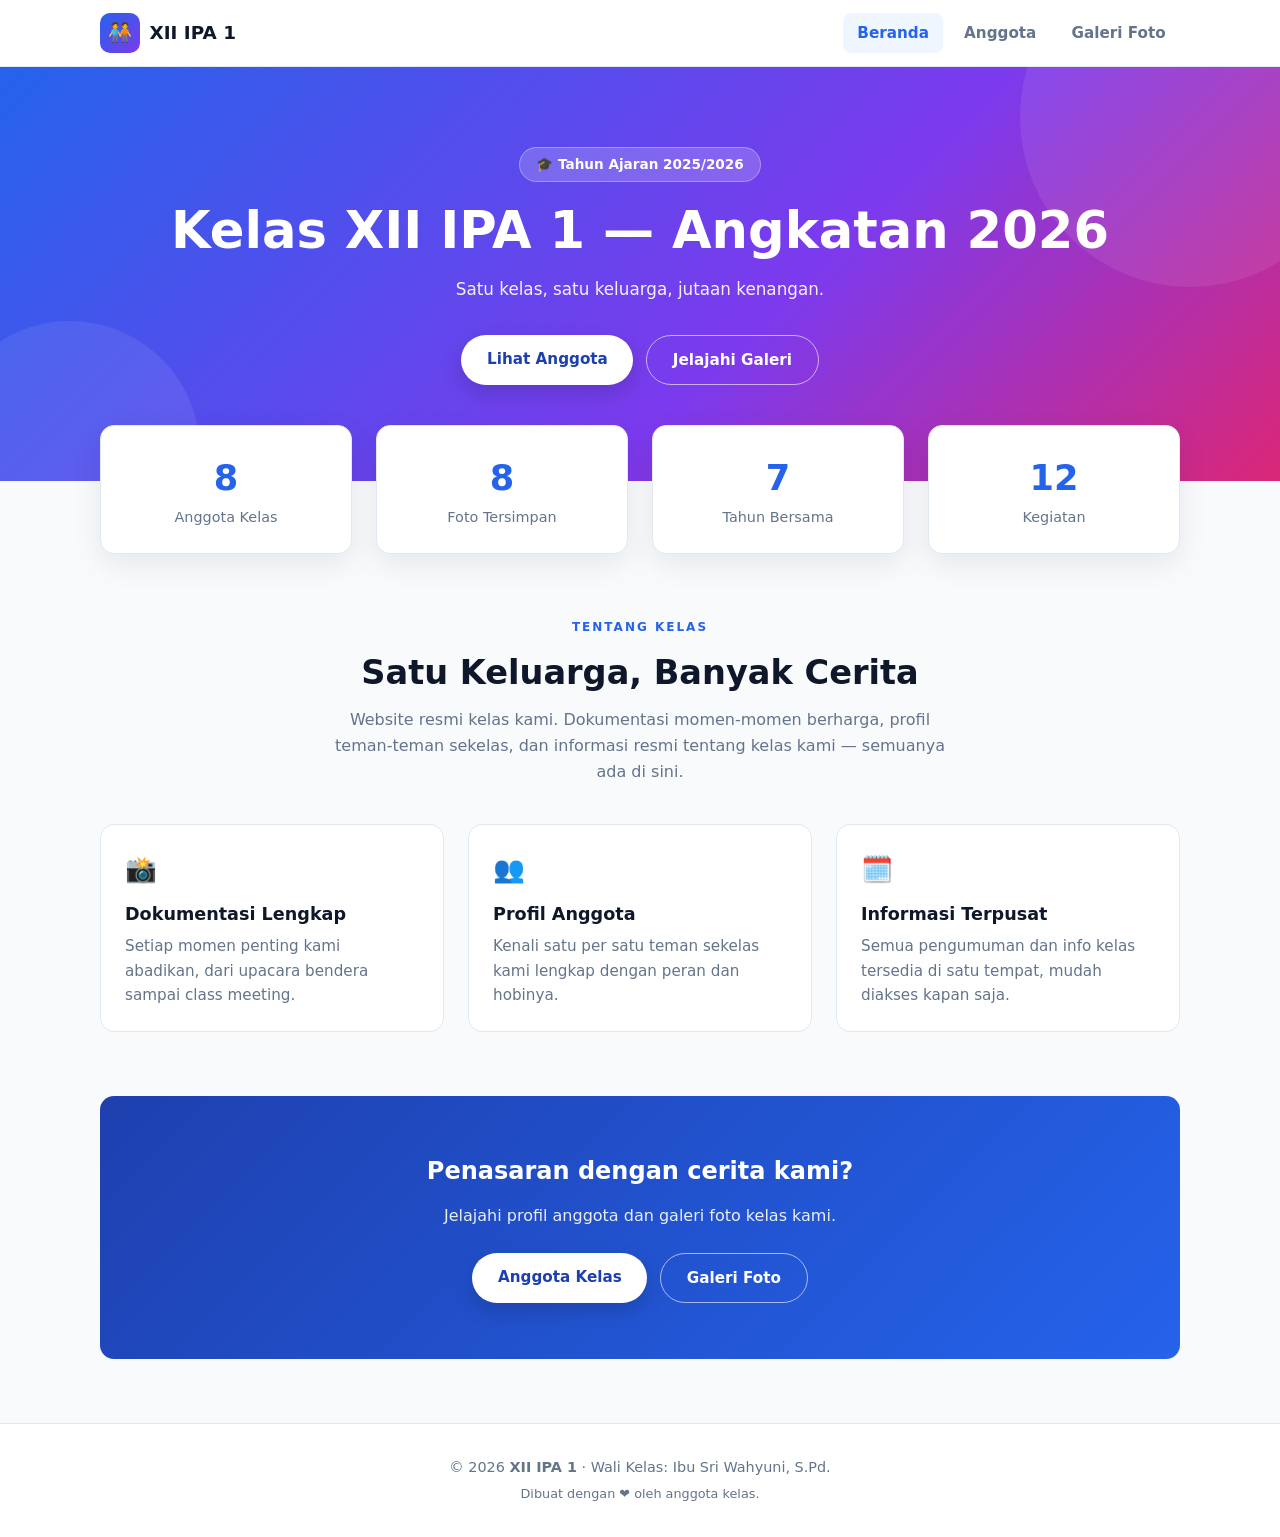
<file: public/index.html>
<!DOCTYPE html>
<html lang="id">
<head>
  <meta charset="UTF-8" />
  <meta name="viewport" content="width=device-width, initial-scale=1.0" />
  <title>XII IPA 1 — Kami Selalu Bersama</title>
  <meta name="description" content="Website resmi kelas XII IPA 1. Dokumentasi foto, profil anggota, dan informasi kelas." />
  <link rel="stylesheet" href="css/style.css" />
</head>
<body data-page="beranda">

  <header>
    <div class="container nav">
      <a class="brand" href="index.html">
        <span class="brand-logo">🧑‍🤝‍🧑</span>
        <span>XII IPA 1</span>
      </a>
      <button class="nav-toggle" aria-label="Menu">☰</button>
      <ul class="nav-links">
        <li><a href="index.html" data-page="beranda">Beranda</a></li>
        <li><a href="anggota.html" data-page="anggota">Anggota</a></li>
        <li><a href="galeri.html" data-page="galeri">Galeri Foto</a></li>
      </ul>
    </div>
  </header>

  <main>
    <!-- Hero -->
    <section class="hero">
      <div class="container">
        <span class="hero-badge">🎓 Tahun Ajaran <span id="tahunAjaran"></span></span>
        <h1 id="judulHero"></h1>
        <p id="deskripsiHero"></p>
        <div class="btn-group">
          <a class="btn btn-light" href="anggota.html">Lihat Anggota</a>
          <a class="btn btn-ghost" href="galeri.html">Jelajahi Galeri</a>
        </div>
      </div>
    </section>

    <!-- Statistik -->
    <section class="container stats">
      <div class="stat"><div class="num" id="statAnggota">0</div><div class="label">Anggota Kelas</div></div>
      <div class="stat"><div class="num" id="statFoto">0</div><div class="label">Foto Tersimpan</div></div>
      <div class="stat"><div class="num" id="statTahun">0</div><div class="label">Tahun Bersama</div></div>
      <div class="stat"><div class="num" id="statKegiatan">12</div><div class="label">Kegiatan</div></div>
    </section>

    <!-- Tentang -->
    <section class="section">
      <div class="container">
        <div class="section-head">
          <span class="eyebrow">Tentang Kelas</span>
          <h2>Satu Keluarga, Banyak Cerita</h2>
          <p id="deskripsiTentang"></p>
        </div>
        <div class="about-box">
          <div class="about-item">
            <div class="icon">📸</div>
            <h3>Dokumentasi Lengkap</h3>
            <p>Setiap momen penting kami abadikan, dari upacara bendera sampai class meeting.</p>
          </div>
          <div class="about-item">
            <div class="icon">👥</div>
            <h3>Profil Anggota</h3>
            <p>Kenali satu per satu teman sekelas kami lengkap dengan peran dan hobinya.</p>
          </div>
          <div class="about-item">
            <div class="icon">🗓️</div>
            <h3>Informasi Terpusat</h3>
            <p>Semua pengumuman dan info kelas tersedia di satu tempat, mudah diakses kapan saja.</p>
          </div>
        </div>
      </div>
    </section>

    <!-- Panggilan aksi -->
    <section class="section" style="padding-top:0">
      <div class="container">
        <div class="cta">
          <h2>Penasaran dengan cerita kami?</h2>
          <p>Jelajahi profil anggota dan galeri foto kelas kami.</p>
          <div class="btn-group">
            <a class="btn btn-light" href="anggota.html">Anggota Kelas</a>
            <a class="btn btn-ghost" href="galeri.html">Galeri Foto</a>
          </div>
        </div>
      </div>
    </section>
  </main>

  <footer>
    <div class="container">
      <p>© 2026 <strong>XII IPA 1</strong> · Wali Kelas: <span id="waliKelas"></span></p>
      <p class="credit">Dibuat dengan ❤️ oleh anggota kelas.</p>
    </div>
  </footer>

  <script src="js/script.js"></script>
  <script>
    function renderBeranda() {
      const pk = getPengaturan();
      document.getElementById("judulHero").textContent =
        KELAS.namaLengkap + (pk.nama && pk.nama !== KELAS.nama ? " — " + pk.nama : "");
      document.getElementById("deskripsiHero").textContent = pk.tagline || KELAS.tagline;
      document.getElementById("deskripsiTentang").textContent = KELAS.deskripsi;
      document.getElementById("tahunAjaran").textContent = KELAS.tahunAjaran;
      document.getElementById("waliKelas").textContent = pk.wali || KELAS.wali;
      document.getElementById("statAnggota").textContent = getAnggota().length;
      document.getElementById("statFoto").textContent = getFoto().length;
      document.getElementById("statTahun").textContent = new Date().getFullYear() - 2019;
    }
    document.addEventListener("kelas-data-ready", renderBeranda);
  </script>
</body>
</html>
</file>
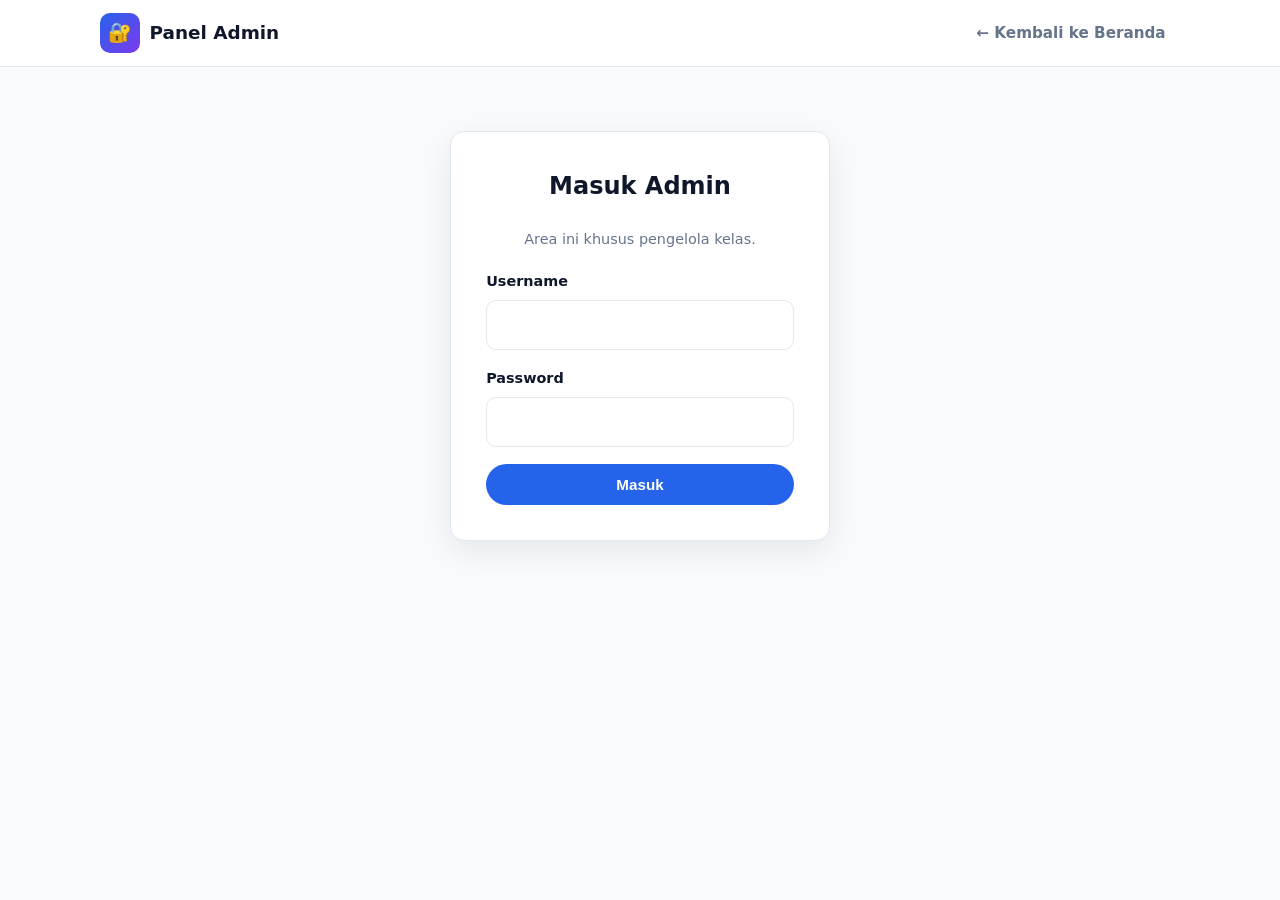
<file: public/admin.html>
<!DOCTYPE html>
<html lang="id">
<head>
  <meta charset="UTF-8" />
  <meta name="viewport" content="width=device-width, initial-scale=1.0" />
  <title>Panel Admin — XII IPA 1</title>
  <link rel="stylesheet" href="css/style.css" />
</head>
<body data-page="galeri">

  <header>
    <div class="container nav">
      <a class="brand" href="index.html">
        <span class="brand-logo">🔐</span>
        <span>Panel Admin</span>
      </a>
      <ul class="nav-links">
        <li><a href="index.html">← Kembali ke Beranda</a></li>
      </ul>
    </div>
  </header>

  <main>
    <div class="container">

      <!-- Form Login -->
      <div class="login-box" id="loginBox">
        <h2>Masuk Admin</h2>
        <p style="color:var(--muted);font-size:.9rem;text-align:center;margin-bottom:1.2rem">
          Area ini khusus pengelola kelas.
        </p>
        <form id="loginForm">
          <div class="form-group">
            <label for="username">Username</label>
            <input type="text" id="username" autocomplete="username" required />
          </div>
          <div class="form-group">
            <label for="password">Password</label>
            <input type="password" id="password" autocomplete="current-password" required />
          </div>
          <button class="btn btn-primary" style="width:100%" type="submit">Masuk</button>
          <div class="error-msg" id="loginError">Username atau password salah.</div>
        </form>
      </div>

      <!-- Panel (muncul setelah login) -->
      <div class="admin-box hidden" id="panelBox">
        <div class="admin-header">
          <div>
            <h2 style="font-size:1.5rem">Kelola Konten Kelas</h2>
            <p style="color:var(--muted);font-size:.9rem">Perubahan otomatis tersimpan &amp; langsung tampil di website.</p>
          </div>
          <button class="btn btn-danger" id="logoutBtn">Keluar</button>
        </div>

        <div class="tabs">
          <button class="tab-btn active" data-tab="anggota">Anggota</button>
          <button class="tab-btn" data-tab="foto">Galeri Foto</button>
          <button class="tab-btn" data-tab="pengaturan">Pengaturan</button>
        </div>

        <!-- KONTEN: Anggota -->
        <div class="tab-panel" id="panel-anggota">
          <button class="btn btn-primary" id="btnTambahAnggota">+ Tambah Anggota</button>
          <div class="mt-2" id="anggotaList"></div>
        </div>

        <!-- KONTEN: Foto -->
        <div class="tab-panel hidden" id="panel-foto">
          <button class="btn btn-primary" id="btnTambahFoto">+ Tambah Foto</button>
          <div class="mt-2" id="fotoList"></div>
        </div>

        <!-- KONTEN: Pengaturan -->
        <div class="tab-panel hidden" id="panel-pengaturan">
          <h3>Informasi Kelas</h3>
          <form id="pengaturanForm">
            <div class="form-group">
              <label for="cfgNama">Nama Kelas</label>
              <input type="text" id="cfgNama" />
            </div>
            <div class="form-group">
              <label for="cfgWali">Wali Kelas</label>
              <input type="text" id="cfgWali" />
            </div>
            <div class="form-group">
              <label for="cfgTagline">Tagline</label>
              <input type="text" id="cfgTagline" />
            </div>
            <button class="btn btn-primary" type="submit">Simpan Pengaturan</button>
          </form>

          <hr class="divider" />

          <h3>Keamanan</h3>
          <p style="color:var(--muted);font-size:.9rem;margin-bottom:1rem">
            Ganti kredensial login (username admin).
          </p>
          <form id="keamananForm">
            <div class="form-group">
              <label for="newUser">Username Baru</label>
              <input type="text" id="newUser" />
            </div>
            <div class="form-group">
              <label for="newPass">Password Baru</label>
              <input type="password" id="newPass" autocomplete="new-password" />
            </div>
            <button class="btn btn-primary" type="submit">Simpan Kredensial</button>
          </form>
        </div>
      </div>

    </div>
  </main>

  <script src="js/script.js"></script>
  <script src="js/admin.js"></script>
</body>
</html>
</file>
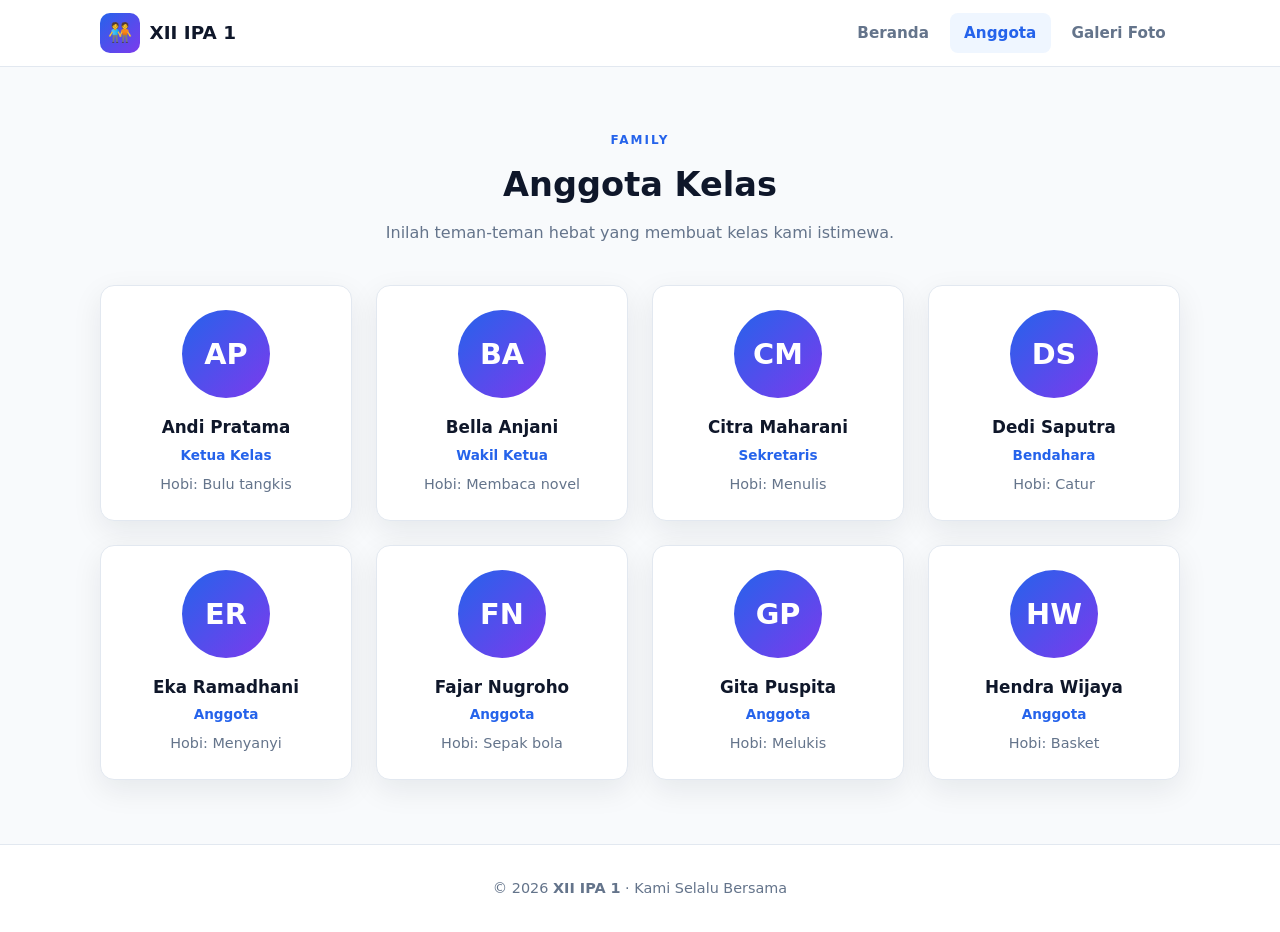
<file: public/anggota.html>
<!DOCTYPE html>
<html lang="id">
<head>
  <meta charset="UTF-8" />
  <meta name="viewport" content="width=device-width, initial-scale=1.0" />
  <title>Anggota — XII IPA 1</title>
  <link rel="stylesheet" href="css/style.css" />
</head>
<body data-page="anggota">

  <header>
    <div class="container nav">
      <a class="brand" href="index.html">
        <span class="brand-logo">🧑‍🤝‍🧑</span>
        <span>XII IPA 1</span>
      </a>
      <button class="nav-toggle" aria-label="Menu">☰</button>
      <ul class="nav-links">
        <li><a href="index.html" data-page="beranda">Beranda</a></li>
        <li><a href="anggota.html" data-page="anggota">Anggota</a></li>
        <li><a href="galeri.html" data-page="galeri">Galeri Foto</a></li>
      </ul>
    </div>
  </header>

  <main>
    <section class="section">
      <div class="container">
        <div class="section-head">
          <span class="eyebrow">Family</span>
          <h2>Anggota Kelas</h2>
          <p>Inilah teman-teman hebat yang membuat kelas kami istimewa.</p>
        </div>
        <div class="grid" id="anggotaGrid"></div>
      </div>
    </section>
  </main>

  <footer>
    <div class="container">
      <p>© 2026 <strong>XII IPA 1</strong> · Kami Selalu Bersama</p>
    </div>
  </footer>

  <!-- Lightbox foto profil -->
  <div class="lightbox" id="lightbox">
    <button class="close" id="lbClose">×</button>
    <img id="lbImg" alt="Perbesar foto" />
  </div>

  <script src="js/script.js"></script>
  <script>
    function renderAnggota() {
      const daftar = getAnggota();
      const grid = document.getElementById("anggotaGrid");
      grid.innerHTML = "";

      if (!daftar || daftar.length === 0) {
        grid.innerHTML = '<div class="empty-state" style="grid-column:1/-1">Belum ada data anggota.</div>';
        return;
      }

      daftar.forEach((a) => {
        const div = document.createElement("div");
        div.className = "card member-card";

        const fotoAtauHuruf = a.foto
          ? `<img class="avatar" src="${a.foto}" alt="${a.nama}" />`
          : `<div class="avatar">${inisial(a.nama)}</div>`;

        div.innerHTML = `
          ${fotoAtauHuruf}
          <h3>${a.nama}</h3>
          <div class="role">${a.jabatan}</div>
          <div class="desc">${a.hobi ? "Hobi: " + a.hobi : ""}</div>
        `;

        if (a.foto) {
          const img = div.querySelector("img.avatar");
          img.addEventListener("click", () => {
            document.getElementById("lbImg").src = a.foto;
            document.getElementById("lightbox").classList.add("open");
          });
        }

        grid.appendChild(div);
      });
    }

    document.getElementById("lbClose").addEventListener("click", () =>
      document.getElementById("lightbox").classList.remove("open")
    );
    document.getElementById("lightbox").addEventListener("click", (e) => {
      if (e.target === e.currentTarget) e.currentTarget.classList.remove("open");
    });

    document.addEventListener("kelas-data-ready", renderAnggota);
  </script>
</body>
</html>
</file>
<file: public/css/style.css>
:root {
  --primary: #2563eb;
  --primary-dark: #1e40af;
  --bg: #f8fafc;
  --surface: #ffffff;
  --text: #0f172a;
  --muted: #64748b;
  --border: #e2e8f0;
  --shadow: 0 10px 30px rgba(15, 23, 42, 0.08);
  --radius: 14px;
}

* {
  margin: 0;
  padding: 0;
  box-sizing: border-box;
}

html {
  scroll-behavior: smooth;
}

body {
  font-family: "Segoe UI", system-ui, -apple-system, sans-serif;
  background: var(--bg);
  color: var(--text);
  line-height: 1.6;
  min-height: 100vh;
  display: flex;
  flex-direction: column;
}

.container {
  width: min(1080px, 92%);
  margin: 0 auto;
}

/* ---------- Header / Nav ---------- */
header {
  background: var(--surface);
  border-bottom: 1px solid var(--border);
  position: sticky;
  top: 0;
  z-index: 50;
}

.nav {
  display: flex;
  align-items: center;
  justify-content: space-between;
  padding: 0.8rem 0;
  gap: 1rem;
}

.brand {
  display: flex;
  align-items: center;
  gap: 0.6rem;
  font-weight: 800;
  font-size: 1.15rem;
  text-decoration: none;
  color: var(--text);
}

.brand-logo {
  width: 40px;
  height: 40px;
  border-radius: 10px;
  background: linear-gradient(135deg, var(--primary), #7c3aed);
  display: grid;
  place-items: center;
  color: #fff;
  font-size: 1.2rem;
}

.nav-links {
  display: flex;
  align-items: center;
  gap: 0.4rem;
  list-style: none;
}

.nav-links a {
  display: inline-block;
  padding: 0.5rem 0.9rem;
  text-decoration: none;
  color: var(--muted);
  border-radius: 8px;
  font-weight: 600;
  font-size: 0.95rem;
  transition: all 0.2s;
}

.nav-links a:hover,
.nav-links a.active {
  color: var(--primary);
  background: #eff6ff;
}

.nav-toggle {
  display: none;
  background: none;
  border: 1px solid var(--border);
  border-radius: 8px;
  padding: 0.4rem 0.6rem;
  cursor: pointer;
  font-size: 1.1rem;
}

@media (max-width: 720px) {
  .nav-toggle {
    display: inline-flex;
  }
  .nav-links {
    display: none;
    position: absolute;
    top: 100%;
    left: 0;
    right: 0;
    background: var(--surface);
    border-bottom: 1px solid var(--border);
    flex-direction: column;
    padding: 0.6rem;
    gap: 0.2rem;
  }
  .nav-links.open {
    display: flex;
  }
  .nav-links a {
    display: block;
    width: 100%;
  }
}

/* ---------- Hero ---------- */
.hero {
  background: linear-gradient(135deg, var(--primary), #7c3aed 60%, #db2777);
  color: #fff;
  padding: 5rem 0 6rem;
  text-align: center;
  position: relative;
  overflow: hidden;
}

.hero::before,
.hero::after {
  content: "";
  position: absolute;
  border-radius: 50%;
  background: rgba(255, 255, 255, 0.08);
}

.hero::before {
  width: 340px;
  height: 340px;
  top: -120px;
  right: -80px;
}

.hero::after {
  width: 260px;
  height: 260px;
  bottom: -100px;
  left: -60px;
}

.hero .container {
  position: relative;
  z-index: 1;
}

.hero-badge {
  display: inline-block;
  background: rgba(255, 255, 255, 0.18);
  border: 1px solid rgba(255, 255, 255, 0.3);
  padding: 0.35rem 1rem;
  border-radius: 999px;
  font-size: 0.85rem;
  font-weight: 600;
  margin-bottom: 1.2rem;
  backdrop-filter: blur(4px);
}

.hero h1 {
  font-size: clamp(2rem, 5vw, 3.2rem);
  line-height: 1.15;
  margin-bottom: 1rem;
}

.hero p {
  max-width: 620px;
  margin: 0 auto 2rem;
  font-size: 1.05rem;
  opacity: 0.92;
}

.btn-group {
  display: flex;
  gap: 0.8rem;
  justify-content: center;
  flex-wrap: wrap;
}

.btn {
  display: inline-block;
  padding: 0.75rem 1.6rem;
  border-radius: 999px;
  text-decoration: none;
  font-weight: 700;
  font-size: 0.95rem;
  transition: transform 0.2s, box-shadow 0.2s;
  cursor: pointer;
  border: none;
}

.btn:hover {
  transform: translateY(-2px);
}

.btn-light {
  background: #fff;
  color: var(--primary-dark);
  box-shadow: 0 8px 20px rgba(0, 0, 0, 0.15);
}

.btn-ghost {
  background: transparent;
  color: #fff;
  border: 1.5px solid rgba(255, 255, 255, 0.6);
}

.btn-primary {
  background: var(--primary);
  color: #fff;
}

.btn-danger {
  background: #dc2626;
  color: #fff;
}

.btn-ghost-dark {
  background: transparent;
  color: var(--primary);
  border: 1.5px solid var(--primary);
}

/* ---------- Sections ---------- */
.section {
  padding: 4rem 0;
}

.section-head {
  text-align: center;
  max-width: 640px;
  margin: 0 auto 2.5rem;
}

.section-head h2 {
  font-size: clamp(1.5rem, 3.5vw, 2.1rem);
  margin-bottom: 0.5rem;
}

.section-head p {
  color: var(--muted);
}

.eyebrow {
  text-transform: uppercase;
  letter-spacing: 2px;
  font-size: 0.75rem;
  font-weight: 700;
  color: var(--primary);
  margin-bottom: 0.5rem;
  display: block;
}

/* ---------- Cards grid ---------- */
.grid {
  display: grid;
  grid-template-columns: repeat(auto-fill, minmax(240px, 1fr));
  gap: 1.5rem;
}

.card {
  background: var(--surface);
  border: 1px solid var(--border);
  border-radius: var(--radius);
  padding: 1.5rem;
  box-shadow: var(--shadow);
  transition: transform 0.25s, box-shadow 0.25s;
}

.card:hover {
  transform: translateY(-4px);
  box-shadow: 0 18px 40px rgba(15, 23, 42, 0.12);
}

/* ---------- Members ---------- */
.member-card {
  text-align: center;
}

.avatar {
  width: 88px;
  height: 88px;
  border-radius: 50%;
  object-fit: cover;
  margin: 0 auto 1rem;
  background: linear-gradient(135deg, var(--primary), #7c3aed);
  display: grid;
  place-items: center;
  color: #fff;
  font-size: 1.8rem;
  font-weight: 800;
}

.member-card h3 {
  font-size: 1.05rem;
}

.member-card .role {
  color: var(--primary);
  font-weight: 700;
  font-size: 0.85rem;
  margin: 0.2rem 0 0.4rem;
}

.member-card .desc {
  color: var(--muted);
  font-size: 0.9rem;
}

/* ---------- Stats ---------- */
.stats {
  display: grid;
  grid-template-columns: repeat(auto-fit, minmax(160px, 1fr));
  gap: 1.5rem;
  margin-top: -3.5rem;
  position: relative;
  z-index: 2;
}

.stat {
  background: var(--surface);
  border: 1px solid var(--border);
  border-radius: var(--radius);
  box-shadow: var(--shadow);
  padding: 1.5rem;
  text-align: center;
}

.stat .num {
  font-size: 2.2rem;
  font-weight: 800;
  color: var(--primary);
}

.stat .label {
  color: var(--muted);
  font-size: 0.9rem;
}

/* ---------- About ---------- */
.about-box {
  display: grid;
  grid-template-columns: repeat(auto-fit, minmax(260px, 1fr));
  gap: 1.5rem;
}

.about-item {
  background: var(--surface);
  border: 1px solid var(--border);
  border-radius: var(--radius);
  padding: 1.5rem;
}

.about-item .icon {
  font-size: 1.6rem;
}

.about-item h3 {
  margin: 0.6rem 0 0.4rem;
  font-size: 1.1rem;
}

.about-item p {
  color: var(--muted);
  font-size: 0.95rem;
}

/* ---------- Gallery ---------- */
.photo-grid {
  display: grid;
  grid-template-columns: repeat(auto-fill, minmax(260px, 1fr));
  gap: 1.2rem;
}

.photo-item {
  position: relative;
  border-radius: var(--radius);
  overflow: hidden;
  box-shadow: var(--shadow);
  aspect-ratio: 4 / 3;
  cursor: pointer;
  background: linear-gradient(135deg, #cbd5e1, #94a3b8);
}

.photo-item img {
  width: 100%;
  height: 100%;
  object-fit: cover;
  transition: transform 0.3s;
  display: block;
}

.photo-item:hover img {
  transform: scale(1.06);
}

.photo-caption {
  position: absolute;
  inset: auto 0 0 0;
  padding: 2.2rem 1rem 0.8rem;
  background: linear-gradient(transparent, rgba(15, 23, 42, 0.75));
  color: #fff;
  font-size: 0.9rem;
  font-weight: 600;
  opacity: 0;
  transition: opacity 0.25s;
}

.photo-item:hover .photo-caption {
  opacity: 1;
}

/* Lightbox */
.lightbox {
  display: none;
  position: fixed;
  inset: 0;
  background: rgba(15, 23, 42, 0.9);
  z-index: 100;
  align-items: center;
  justify-content: center;
  padding: 2rem;
}

.lightbox.open {
  display: flex;
}

.lightbox img {
  max-width: 90%;
  max-height: 85vh;
  border-radius: 10px;
  box-shadow: 0 20px 60px rgba(0, 0, 0, 0.5);
}

.lightbox .close {
  position: absolute;
  top: 1.2rem;
  right: 1.6rem;
  background: none;
  border: none;
  color: #fff;
  font-size: 2.2rem;
  cursor: pointer;
}

/* ---------- CTA ---------- */
.cta {
  background: linear-gradient(135deg, var(--primary-dark), var(--primary));
  color: #fff;
  text-align: center;
  padding: 3.5rem 0;
  border-radius: var(--radius);
}

.cta h2 {
  margin-bottom: 0.8rem;
}

.cta p {
  opacity: 0.9;
  margin-bottom: 1.5rem;
}

/* ---------- Footer ---------- */
footer {
  margin-top: auto;
  background: var(--surface);
  border-top: 1px solid var(--border);
  padding: 2rem 0;
  text-align: center;
  color: var(--muted);
  font-size: 0.9rem;
}

footer .credit {
  margin-top: 0.3rem;
  font-size: 0.8rem;
}

/* ---------- Forms & Admin ---------- */
.form-group {
  margin-bottom: 1.1rem;
}

.form-group label {
  display: block;
  font-weight: 600;
  font-size: 0.9rem;
  margin-bottom: 0.4rem;
}

.form-group input,
.form-group textarea,
.form-group select {
  width: 100%;
  padding: 0.7rem 0.9rem;
  border: 1px solid var(--border);
  border-radius: 10px;
  font: inherit;
  background: var(--surface);
  color: var(--text);
}

.form-group input:focus,
.form-group textarea:focus {
  outline: 2px solid var(--primary);
  border-color: transparent;
}

.admin-box {
  max-width: 980px;
  margin: 0 auto;
}

.login-box {
  max-width: 380px;
  margin: 4rem auto;
  background: var(--surface);
  border: 1px solid var(--border);
  border-radius: var(--radius);
  box-shadow: var(--shadow);
  padding: 2.2rem;
}

.login-box h2 {
  text-align: center;
  margin-bottom: 1.4rem;
}

.error-msg {
  color: #dc2626;
  font-size: 0.85rem;
  margin-top: 0.5rem;
  display: none;
}

.tabs {
  display: flex;
  gap: 0.5rem;
  border-bottom: 1px solid var(--border);
  margin-bottom: 1.5rem;
  flex-wrap: wrap;
}

.tab-btn {
  padding: 0.6rem 1.2rem;
  background: none;
  border: none;
  font: inherit;
  font-weight: 600;
  color: var(--muted);
  cursor: pointer;
  border-bottom: 3px solid transparent;
  transition: all 0.2s;
}

.tab-btn.active {
  color: var(--primary);
  border-bottom-color: var(--primary);
}

.list-row {
  display: flex;
  align-items: center;
  gap: 1rem;
  background: var(--surface);
  border: 1px solid var(--border);
  border-radius: 10px;
  padding: 0.8rem 1rem;
  margin-bottom: 0.7rem;
}

.list-row img {
  width: 52px;
  height: 52px;
  border-radius: 50%;
  object-fit: cover;
  background: #e2e8f0;
  flex-shrink: 0;
}

.list-row .info {
  flex: 1;
  min-width: 0;
}

.list-row .info strong {
  display: block;
}

.list-row .info span {
  color: var(--muted);
  font-size: 0.85rem;
}

.row-actions {
  display: flex;
  gap: 0.4rem;
}

.row-actions button {
  border: none;
  border-radius: 8px;
  padding: 0.4rem 0.8rem;
  cursor: pointer;
  font: inherit;
  font-size: 0.8rem;
  font-weight: 600;
}

.row-actions .edit {
  background: #eff6ff;
  color: var(--primary);
}

.row-actions .del {
  background: #fef2f2;
  color: #dc2626;
}

.photo-preview {
  position: relative;
  border-radius: 10px;
  overflow: hidden;
  border: 1px solid var(--border);
  aspect-ratio: 4 / 3;
  margin-top: 0.6rem;
  display: none;
}

.photo-preview img {
  width: 100%;
  height: 100%;
  object-fit: cover;
  display: block;
}

.form-actions {
  display: flex;
  gap: 0.7rem;
  flex-wrap: wrap;
  margin-top: 1rem;
}

.divider {
  border: none;
  border-top: 1px solid var(--border);
  margin: 1.8rem 0;
}

.admin-header {
  display: flex;
  align-items: center;
  justify-content: space-between;
  flex-wrap: wrap;
  gap: 1rem;
  margin-bottom: 2rem;
}

.empty-state {
  text-align: center;
  color: var(--muted);
  padding: 2.5rem 1rem;
  border: 2px dashed var(--border);
  border-radius: var(--radius);
}

/* ---------- Utility ---------- */
.text-center { text-align: center; }
.hidden { display: none !important; }
.mt-2 { margin-top: 2rem; }
</file>
